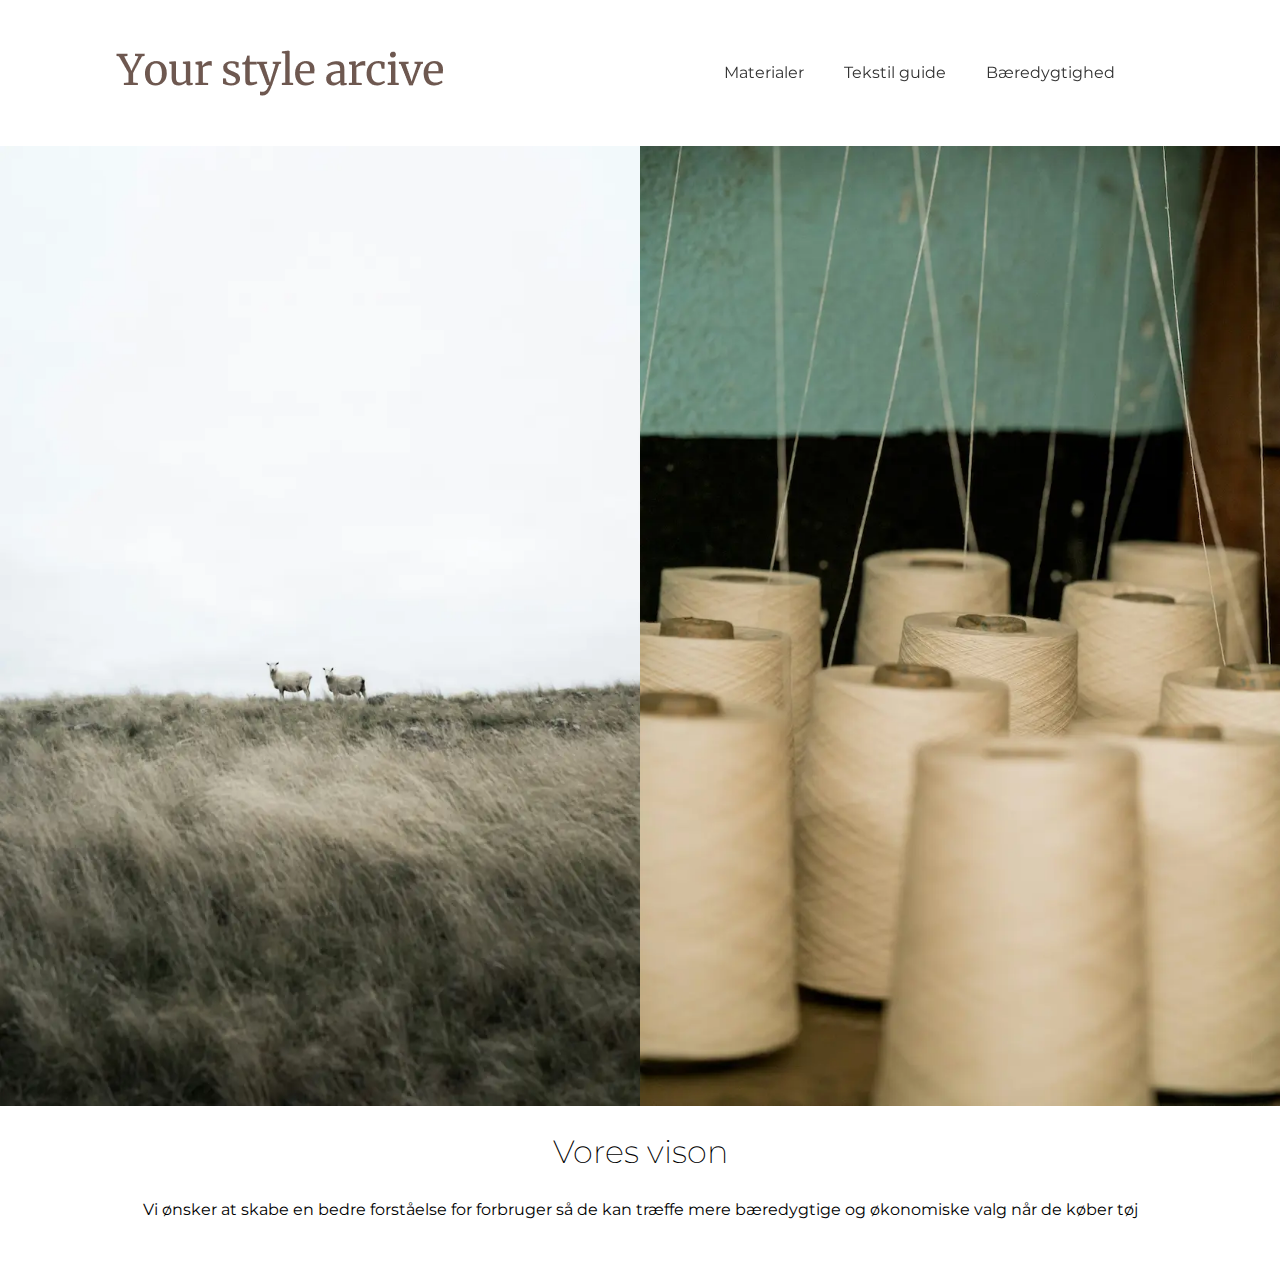
<file: index.html>
<!DOCTYPE html>
<html lang="da">
  <head>
    <meta charset="UTF-8" />
    <meta name="robots" content="noindex" />
    <meta name="viewport" content="width=, initial-scale=1.0" />
    <title>Emnesite</title>
    <link rel="stylesheet" href="generel.css" />
    <link rel="stylesheet" href="layout.css" />
    <link rel="preconnect" href="https://fonts.googleapis.com" />
    <link rel="preconnect" href="https://fonts.gstatic.com" crossorigin />
    <link
      href="https://fonts.googleapis.com/css2?family=Montserrat:ital,wght@0,100..900;1,100..900&display=swap"
      rel="stylesheet"
    />
    <link rel="icon" type="image/x-icon" href="billeder/favicon_96x96.svg" />
  </head>
  <body>
    <header>
      <div class="logo">
        <a href="/">
          <img src="billeder/logo.png" alt="Logo" />
        </a>
      </div>
      <nav>
        <ul class="menu">
          <li><a href="materialer.html">Materialer</a></li>
          <li><a href="tekstilguide.html">Tekstil guide</a></li>
          <li><a href="bæredygtighed.html">Bæredygtighed</a></li>
        </ul>
        <button class="burger">
          <span class="line"></span>
          <span class="line"></span>
          <span class="line"></span>
        </button>
      </nav>
    </header>
    <main>
      <section class="forside">
        <div class="image-container">
          <img src="billeder/wool.webp" alt="uld" />
          <img src="billeder/billede_af_garn.webp" alt="garn" />
        </div>
      </section>
      <h1>Vores vison</h1>
      <div class="container">
        <p>
          Vi ønsker at skabe en bedre forståelse for forbruger så de kan træffe
          mere bæredygtige og økonomiske valg når de køber tøj
        </p>
      </div>
    </main>
    <footer></footer>
    <script src="menu.js"></script>
  </body>
</html>
</file>
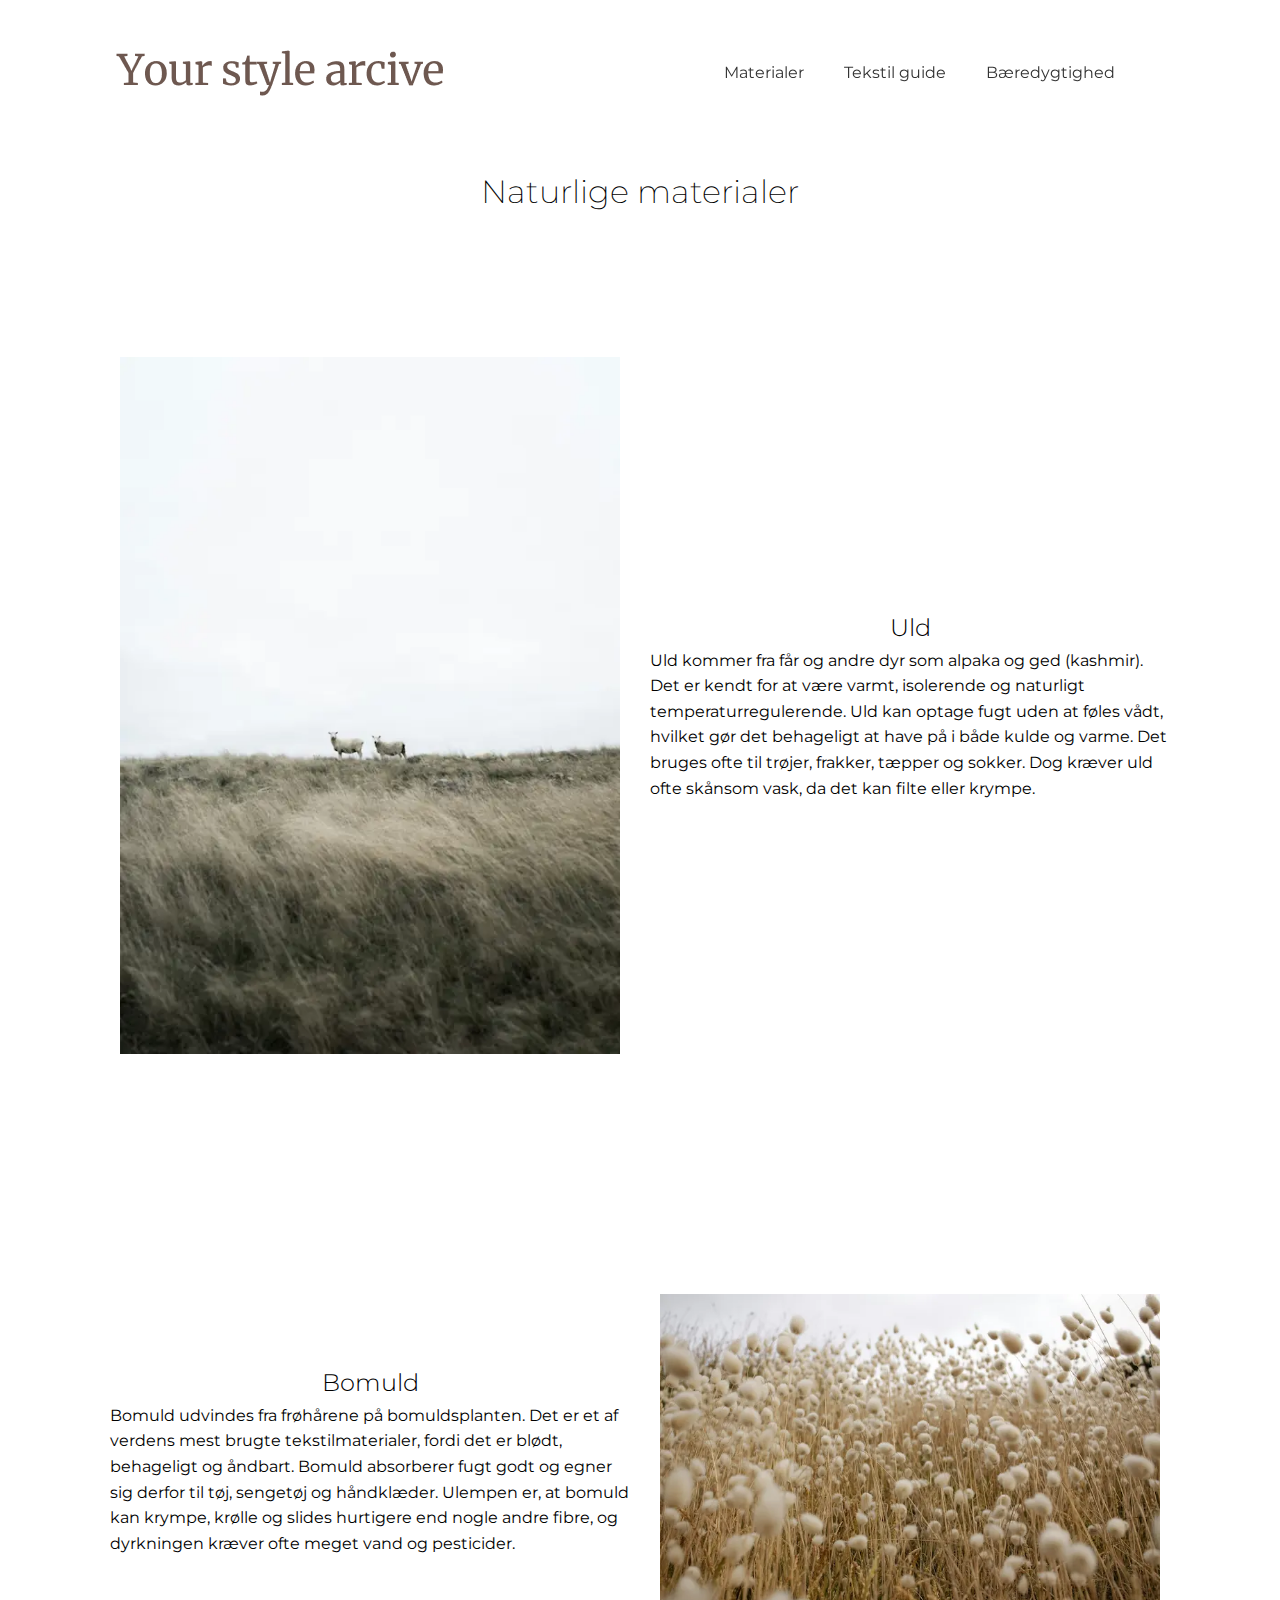
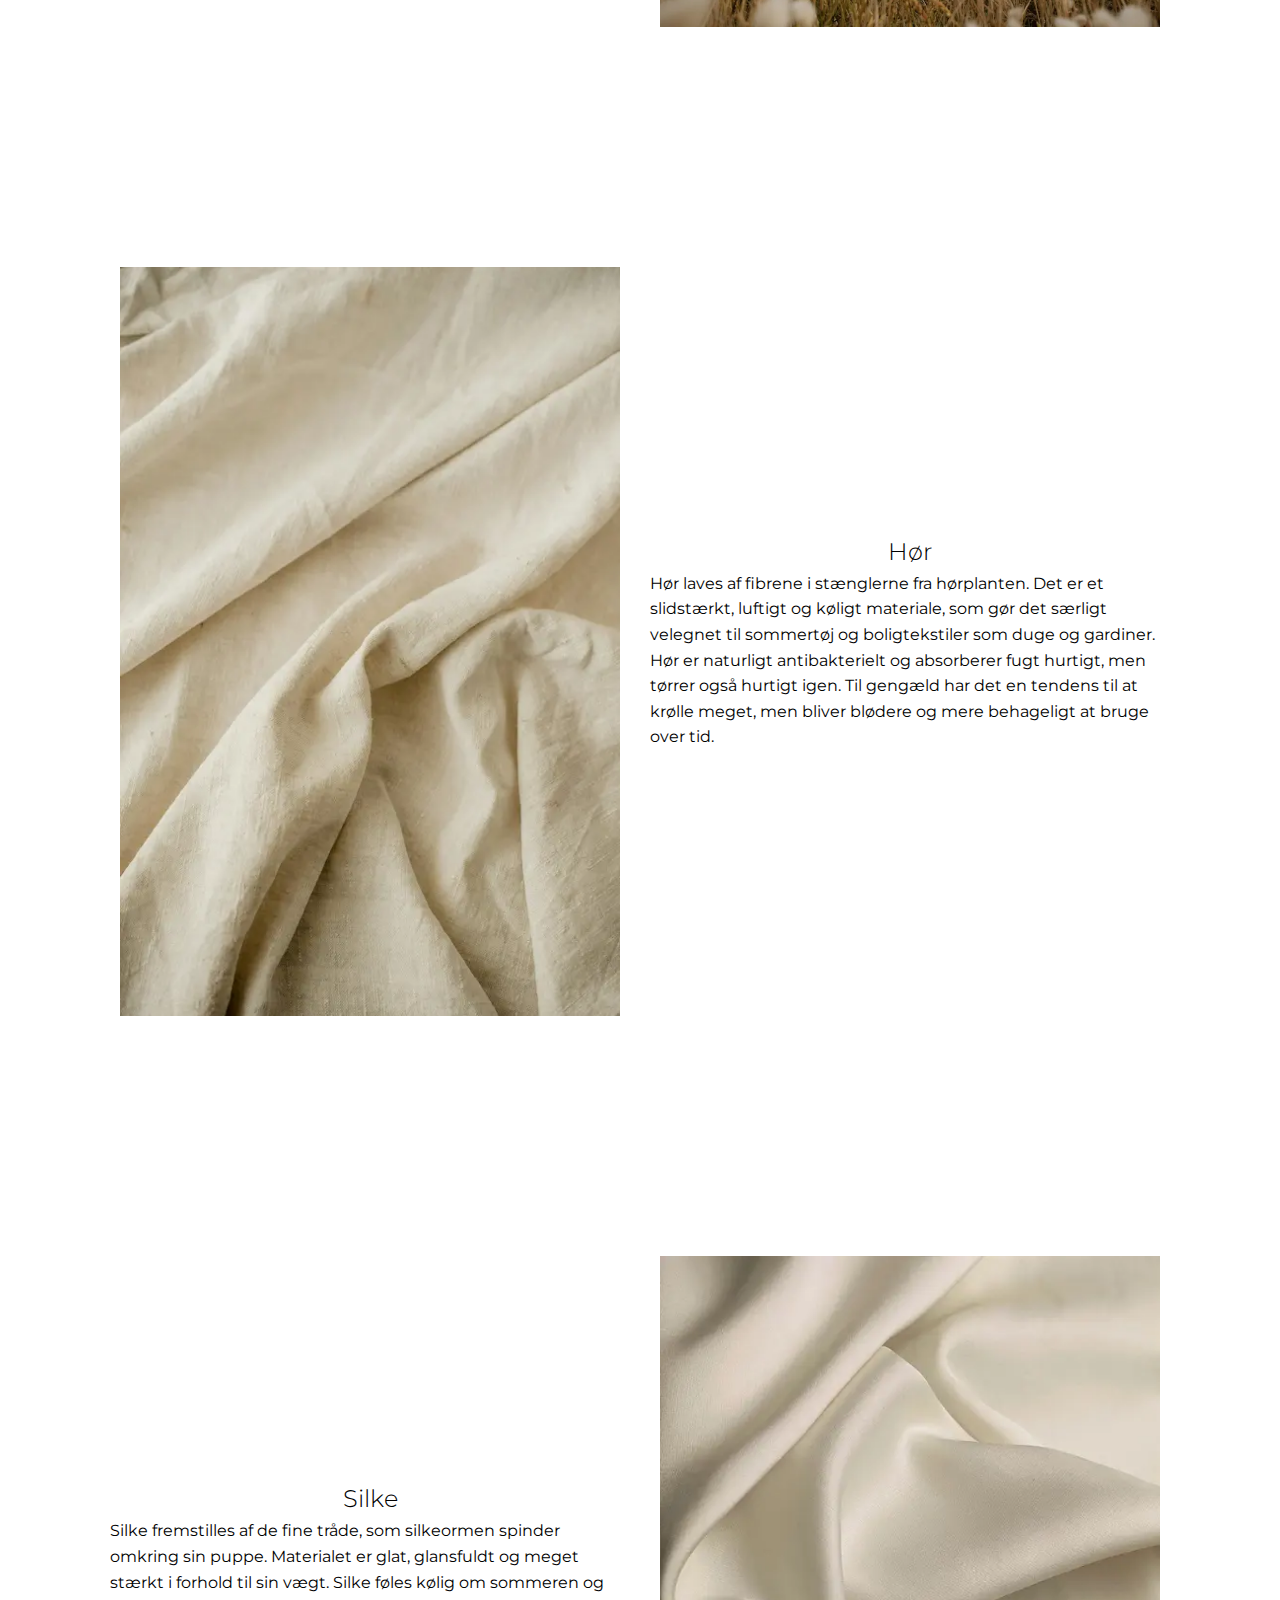
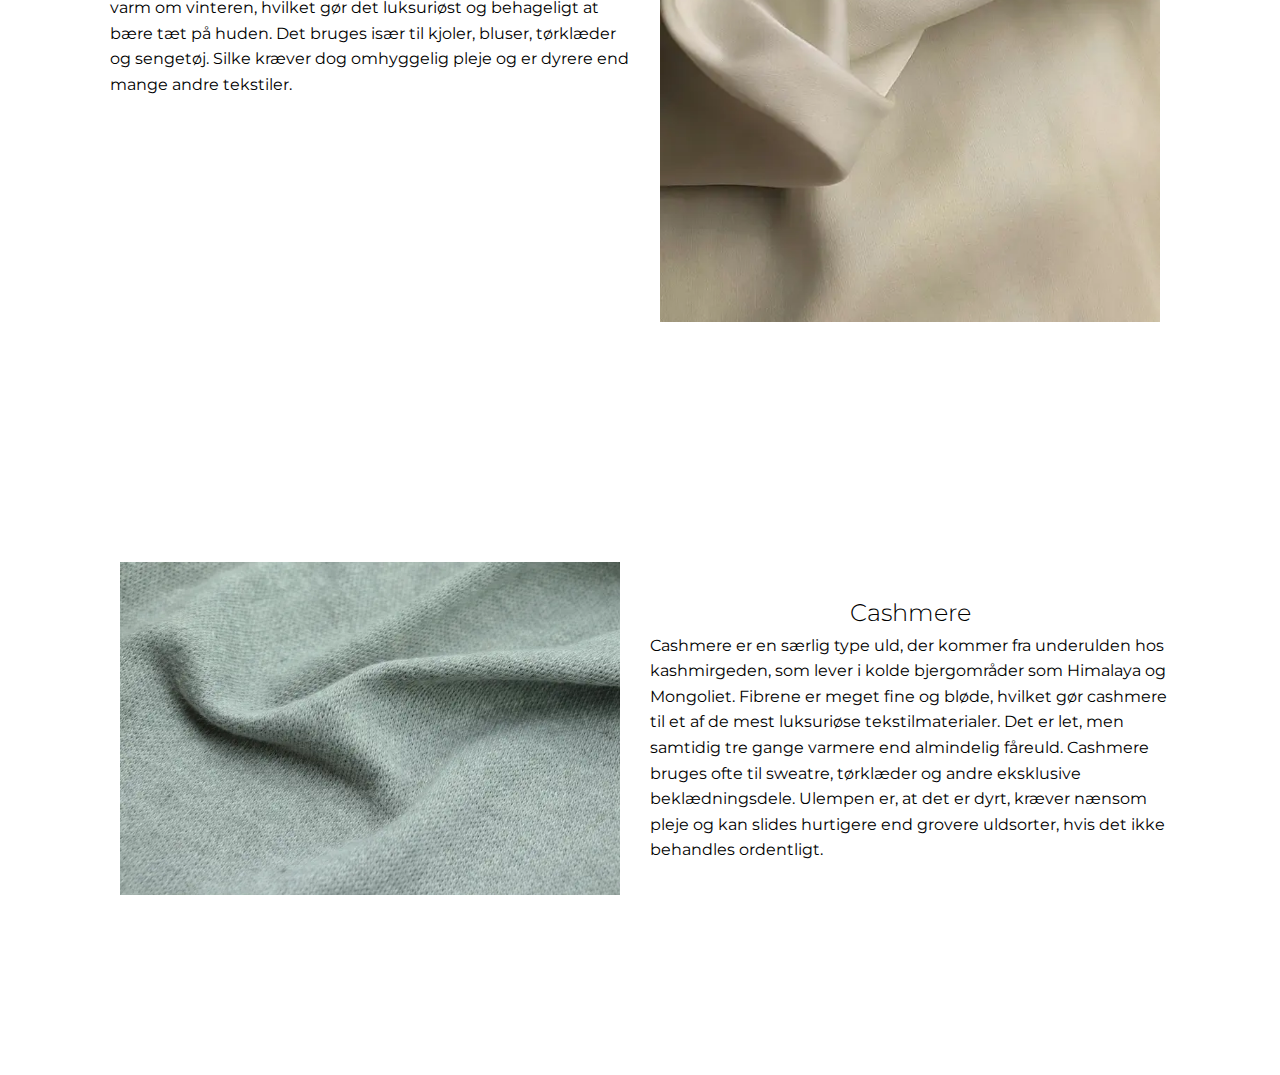
<file: naturlige_materialer.html>
<!DOCTYPE html>
<html lang="da">
  <head>
    <meta charset="UTF-8" />
    <meta name="robots" content="noindex" />
    <meta name="viewport" content="width=, initial-scale=1.0" />
    <title>Emnesite</title>
    <link rel="stylesheet" href="generel.css" />
    <link rel="stylesheet" href="layout.css" />
    <link rel="preconnect" href="https://fonts.googleapis.com" />
    <link rel="preconnect" href="https://fonts.gstatic.com" crossorigin />
    <link
      href="https://fonts.googleapis.com/css2?family=Montserrat:ital,wght@0,100..900;1,100..900&display=swap"
      rel="stylesheet"
    />
    <link rel="icon" type="image/x-icon" href="billeder/favicon_96x96.svg" />
  </head>
  <body>
    <header>
      <div class="logo">
        <a href="/">
          <img src="billeder/logo.png" alt="Logo" />
        </a>
      </div>
      <nav>
        <ul class="menu">
          <li><a href="materialer.html">Materialer</a></li>
          <li><a href="tekstilguide.html">Tekstil guide</a></li>
          <li><a href="bæredygtighed.html">Bæredygtighed</a></li>
        </ul>
        <button class="burger">
          <span class="line"></span>
          <span class="line"></span>
          <span class="line"></span>
        </button>
      </nav>
    </header>
    <main>
      <div>
        <h1>Naturlige materialer</h1>
      </div>
      <section class="uld">
        <img src="billeder/wool (1).webp" alt="wool" class="img.21" />
        <div>
          <h2>Uld</h2>
          <p>
            Uld kommer fra får og andre dyr som alpaka og ged (kashmir). Det er
            kendt for at være varmt, isolerende og naturligt
            temperaturregulerende. Uld kan optage fugt uden at føles vådt,
            hvilket gør det behageligt at have på i både kulde og varme. Det
            bruges ofte til trøjer, frakker, tæpper og sokker. Dog kræver uld
            ofte skånsom vask, da det kan filte eller krympe.
          </p>
        </div>
      </section>
      <section class="bomuld">
        <div>
          <h2>Bomuld</h2>
          <p>
            Bomuld udvindes fra frøhårene på bomuldsplanten. Det er et af
            verdens mest brugte tekstilmaterialer, fordi det er blødt,
            behageligt og åndbart. Bomuld absorberer fugt godt og egner sig
            derfor til tøj, sengetøj og håndklæder. Ulempen er, at bomuld kan
            krympe, krølle og slides hurtigere end nogle andre fibre, og
            dyrkningen kræver ofte meget vand og pesticider.
          </p>
        </div>
        <img src="billeder/cotton.webp" alt="cotton" />
      </section>
      <section class="hør">
        <img src="billeder/linen_hør.webp" alt="linen" />
        <div>
          <h2>Hør</h2>
          <p>
            Hør laves af fibrene i stænglerne fra hørplanten. Det er et
            slidstærkt, luftigt og køligt materiale, som gør det særligt
            velegnet til sommertøj og boligtekstiler som duge og gardiner. Hør
            er naturligt antibakterielt og absorberer fugt hurtigt, men tørrer
            også hurtigt igen. Til gengæld har det en tendens til at krølle
            meget, men bliver blødere og mere behageligt at bruge over tid.
          </p>
        </div>
      </section>
      <section class="silke">
        <div>
          <h2>Silke</h2>
          <p>
            Silke fremstilles af de fine tråde, som silkeormen spinder omkring
            sin puppe. Materialet er glat, glansfuldt og meget stærkt i forhold
            til sin vægt. Silke føles kølig om sommeren og varm om vinteren,
            hvilket gør det luksuriøst og behageligt at bære tæt på huden. Det
            bruges især til kjoler, bluser, tørklæder og sengetøj. Silke kræver
            dog omhyggelig pleje og er dyrere end mange andre tekstiler.
          </p>
        </div>
        <img src="billeder/silke.webp" alt="silke" />
      </section>
      <section class="cashmere">
        <img src="billeder/cashmere.webp" alt="cashmere" />
        <div>
          <h2>Cashmere</h2>
          <p>
            Cashmere er en særlig type uld, der kommer fra underulden hos
            kashmirgeden, som lever i kolde bjergområder som Himalaya og
            Mongoliet. Fibrene er meget fine og bløde, hvilket gør cashmere til
            et af de mest luksuriøse tekstilmaterialer. Det er let, men samtidig
            tre gange varmere end almindelig fåreuld. Cashmere bruges ofte til
            sweatre, tørklæder og andre eksklusive beklædningsdele. Ulempen er,
            at det er dyrt, kræver nænsom pleje og kan slides hurtigere end
            grovere uldsorter, hvis det ikke behandles ordentligt.
          </p>
        </div>
      </section>
    </main>
    <footer></footer>
  </body>
</html>
</file>
<file: layout.css>
body {
  margin: 0;
  padding: 0;
  overflow-x: hidden;
}

/* Forside start */
.forside {
  display: grid;
}
.image-container {
  display: flex;
  width: 100; /* Fylder hele skærmens bredde */
  height: 100vh; /* Fylder hele skærmens højde (kan justeres) */
  width: 50vw; /* Hver tager halvdelen af bredden */
  height: 100%; /* Fylder containerens højde */
  object-fit: cover; /* Beskær billedet så det fylder uden at strække */
}
/* Forside slut */

/* Materialer start */
.materialer_1 {
  text-align: center; /* Centrerer overskrift og tekst */
  margin: 0 auto;
  max-width: 1200px; /* Giver lidt kontrol over bredden */
  padding: 2rem 1rem;
}

.materialer {
  display: grid;
  grid-template-columns: repeat(2, 1fr); /* 2 billeder pr. række */
  grid-template-rows: repeat(2, 1fr);
  gap: 10px; /* Afstand mellem billeder */
  margin-bottom: 2rem; /* Giver luft inden teksten starter */
}

.materialer img {
  width: 100%;
  height: 100%;
  object-fit: cover;
  align-self: stretch;
  padding: 0;
}

.cotton_container {
  height: 100%;
  display: flex;
  flex-direction: column;

  img {
    height: 50%;
    width: 100%;
    object-fit: cover;
    align-self: stretch;
    margin: 0;
  }
}

.cotton_text {
  margin-top: 10px;
}

/* Materialer slut */

/* Naturlige Materialer start */
.uld {
  grid-column: 1;
  grid-row: 1 / span 1;
}

.bomuld {
  grid-column: 1;
  grid-row: 1 / span 1;
  gap: 10px;
  padding-bottom: 70px;
  place-self: start;
}

.hør {
  grid-column: 1;
  grid-row: 1 / span 1;
  place-self: start;
}

.silke {
  grid-column: 1;
  grid-row: 1 / span 1;
  place-self: start;
}
.cashmere {
  grid-column: 1;
  grid-row: 1 / span 1;
  place-self: start;
}

/* Naturlige Materialer slut */

/* Desktop start */
@media (min-width: 500px) {
  /* Materialer starter */
  .bæredygtihed_2 {
    display: grid;
    grid-template-columns: 1fr 1fr;
    grid-template-rows: 1fr 1fr;

    img {
      grid-row: 1 / span 2;
      grid-column: 2;
    }
  }

  .bæredygtihed_2_2 {
    grid-column: 1;
    grid-row: 1 / span 1;
    place-self: start;
  }

  .materialer_2 {
    display: grid;
    grid-template-columns: 1fr 1fr;
  }

  .materialer_3 {
    display: grid;
    grid-template-columns: 1fr 1fr;
  }

  /* Materialer slutter */

  /* Naturlige materialer starter */

  .uld {
    display: grid;
    grid-template-columns: 1fr 1fr;
    gap: 20px;
    padding: 110px;
  }

  .bomuld {
    display: grid;
    grid-template-columns: 1fr 1fr;
    gap: 20px;
    padding: 110px;
  }

  .hør {
    display: grid;
    grid-template-columns: 1fr 1fr;
    gap: 20px;
    padding: 110px;
  }

  .silke {
    display: grid;
    grid-template-columns: 1fr 1fr;
    gap: 20px;
    padding: 110px;
  }
  .cashmere {
    display: grid;
    grid-template-columns: 1fr 1fr;
    gap: 20px;
    padding: 110px;
  }
  /* Natuerlige materialer slut */
}
/* Desktop slut */
</file>
<file: generel.css>
/*************** Reset *********************/
* {
  margin: auto;
  padding: 0;
  box-sizing: border-box;
}
img {
  width: 100%;
  height: auto;
  display: block;
  padding: 10px;
}

body {
  margin: 20;
  font-family: "Montserrat", sans-serif;
  background-color: rgb(255, 255, 255);
  color: rgb(0, 0, 0);
  line-height: 1.6;
  padding: 10px;
  box-sizing: border-box;
}

h1 {
  font-family: "Montserrat", sans-serif;
  text-align: center;
  font-weight: 200;
  padding: 20px;
}

h2 {
  font-family: "Montserrat", sans-serif;
  font-weight: 300;
  text-align: center;
}

/* Forside start */
.vores.vision {
  text-align: center;
}
.forside {
  display: grid;
}
.image-container {
  display: flex; /* Gør containeren til en flex-beholder */
  width: 100%; /* Sørger for at containeren fylder hele bredden */
  margin: 0; /* Fjerner margen fra containeren */
  padding: 0; /* Fjerner padding fra containeren */
}

.image-container img {
  width: 100%; /* Hvert billede fylder 50% af containerens bredde */
  display: block; /* Sikrer, at billederne opfører sig som blokke og ikke efterlader mellemrum */
  margin: 0; /* Fjerner standardmargen fra billederne */
  padding: 0; /* Fjerner standardpadding fra billederne */
  box-sizing: border-box; /* Sikrer, at padding og border ikke ændrer bredden af billedet */
}
.container {
  display: flex;
  align-items: center; /* Lodret centrering */
  gap: 5rem; /* Giver beholderen en højde for at se den lodrette centrering */
  text-align: center;
  padding-left: 20px;
  padding-right: 20px;
}

/* Forside slut */

/* Materialer start */

/* Materialer slut */

/* Naturlige Materialer start */
/* Naturlige Materialer slut */

/* Tekstilguide start */
/* Tekstilguide slut */

/* Bæredygitghed start */
.bæredygithed_1 {
  padding-left: 25px;
  padding-right: 25px;
  padding-bottom: 100px;
}

.bæredygtihed_2 {
  display: flex;
  flex-direction: column-reverse;
}

.bæredygtighed_2_2 {
  padding-left: 25px;
  padding-right: 25px;
  display: grid;
  grid-template-columns: 1fr;
}
/* Bæredygtiged slut */

@media (min-width: 500px) {
  .forside {
    display: grid;
    grid-template-columns: 1fr;
  }
  .bæredygithed_1 {
    padding-left: 250px;
    padding-right: 250px;
  }

  .bæredygtighed_2_2 {
    padding-left: 25px;
    padding-right: 25px;
  }
}

/* Her starter Anders menu */

header {
  position: sticky;
  top: 0;
  display: flex;
  justify-content: space-between;
  align-items: center;
}

nav {
  display: flex;
  align-items: center;
}

.menu {
  display: flex;
  list-style: none;
  margin: 0;
  padding: 50px;
}

.menu li {
  margin-right: 20px;
}

.menu li:last-child {
  margin-right: 0;
}

.menu a {
  display: block;
  padding: 10px;
  color: #333333;
  text-decoration: none;
  transition: color 0.3s;
  text-align: center;
}

.menu a:hover {
  color: #bbb08d;
}

.burger {
  width: 30px;
  height: 20px;
  cursor: pointer;
}

.burger .line {
  display: block;
  width: 100%;
  height: 2px;
  background-color: #333333;
  margin-bottom: 5px;
  transition: 0.2s linear;
}
.burger {
  display: none;
}
@media screen and (max-width: 800px) {
  .menu {
    display: none;
  }
  .burger {
    display: block;
    background-color: transparent;
    border: 0;
  }
  .burger.active .line:nth-child(1) {
    transform: rotate(45deg) translate(5px, 5px);
    transition: 0.2s linear;
  }

  .burger.active .line:nth-child(2) {
    opacity: 0;
    transition: 0.15s linear;
  }

  .burger.active .line:nth-child(3) {
    transform: rotate(-45deg) translate(5px, -5px);
    transition: 0.2s linear;
  }

  nav.active .menu {
    display: block;
    background-color: #ffffff;
    position: absolute;
    top: 94px;
    left: 0;
    width: 100%;
    z-index: 1;
  }

  nav.active .menu li {
    margin: 10px 20px;
  }

  nav.active .menu a {
    font-size: 24px;
  }
}
/* Her sluttter Anders menu */

/* Her starter footer menu */
footer {
  padding: 30px;
}
/* Her sluttter footer menu */
</file>
